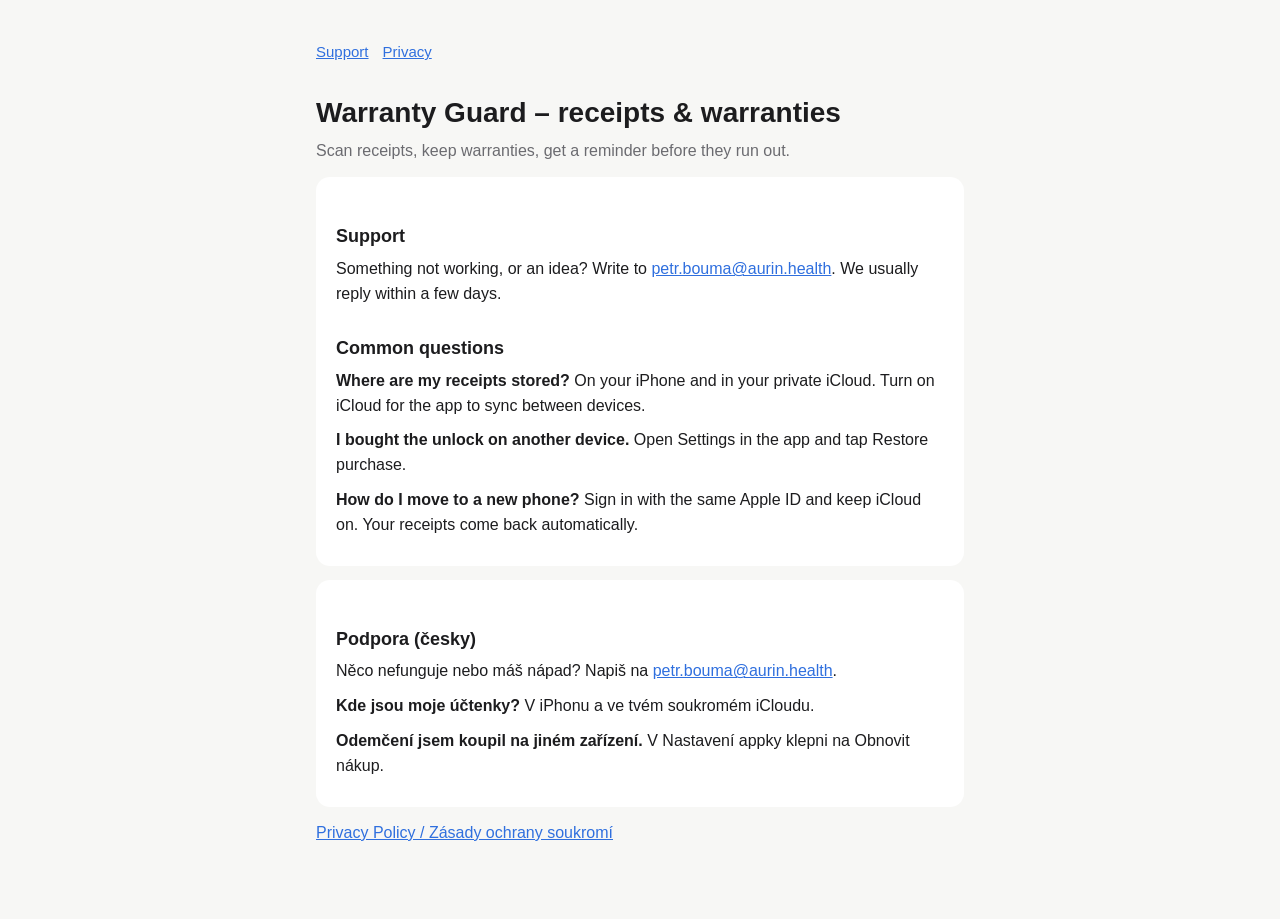
<file: AppStore/site/index.html>
<!doctype html><html lang="en"><head><meta charset="utf-8"><meta name="viewport" content="width=device-width,initial-scale=1"><title>Warranty Guard Support</title><link rel="stylesheet" href="style.css"></head><body><main>
<nav><a href="index.html">Support</a><a href="privacy.html">Privacy</a></nav>
<h1>Warranty Guard – receipts &amp; warranties</h1><p class="muted">Scan receipts, keep warranties, get a reminder before they run out.</p>
<div class="card"><h2>Support</h2><p>Something not working, or an idea? Write to <a href="mailto:petr.bouma@aurin.health">petr.bouma@aurin.health</a>. We usually reply within a few days.</p>
<h2>Common questions</h2><p><b>Where are my receipts stored?</b> On your iPhone and in your private iCloud. Turn on iCloud for the app to sync between devices.</p>
<p><b>I bought the unlock on another device.</b> Open Settings in the app and tap Restore purchase.</p>
<p><b>How do I move to a new phone?</b> Sign in with the same Apple ID and keep iCloud on. Your receipts come back automatically.</p></div>
<div class="card"><h2>Podpora (česky)</h2><p>Něco nefunguje nebo máš nápad? Napiš na <a href="mailto:petr.bouma@aurin.health">petr.bouma@aurin.health</a>.</p>
<p><b>Kde jsou moje účtenky?</b> V iPhonu a ve tvém soukromém iCloudu.</p><p><b>Odemčení jsem koupil na jiném zařízení.</b> V Nastavení appky klepni na Obnovit nákup.</p></div>
<p class="muted"><a href="privacy.html">Privacy Policy / Zásady ochrany soukromí</a></p>
</main></body></html>
</file>
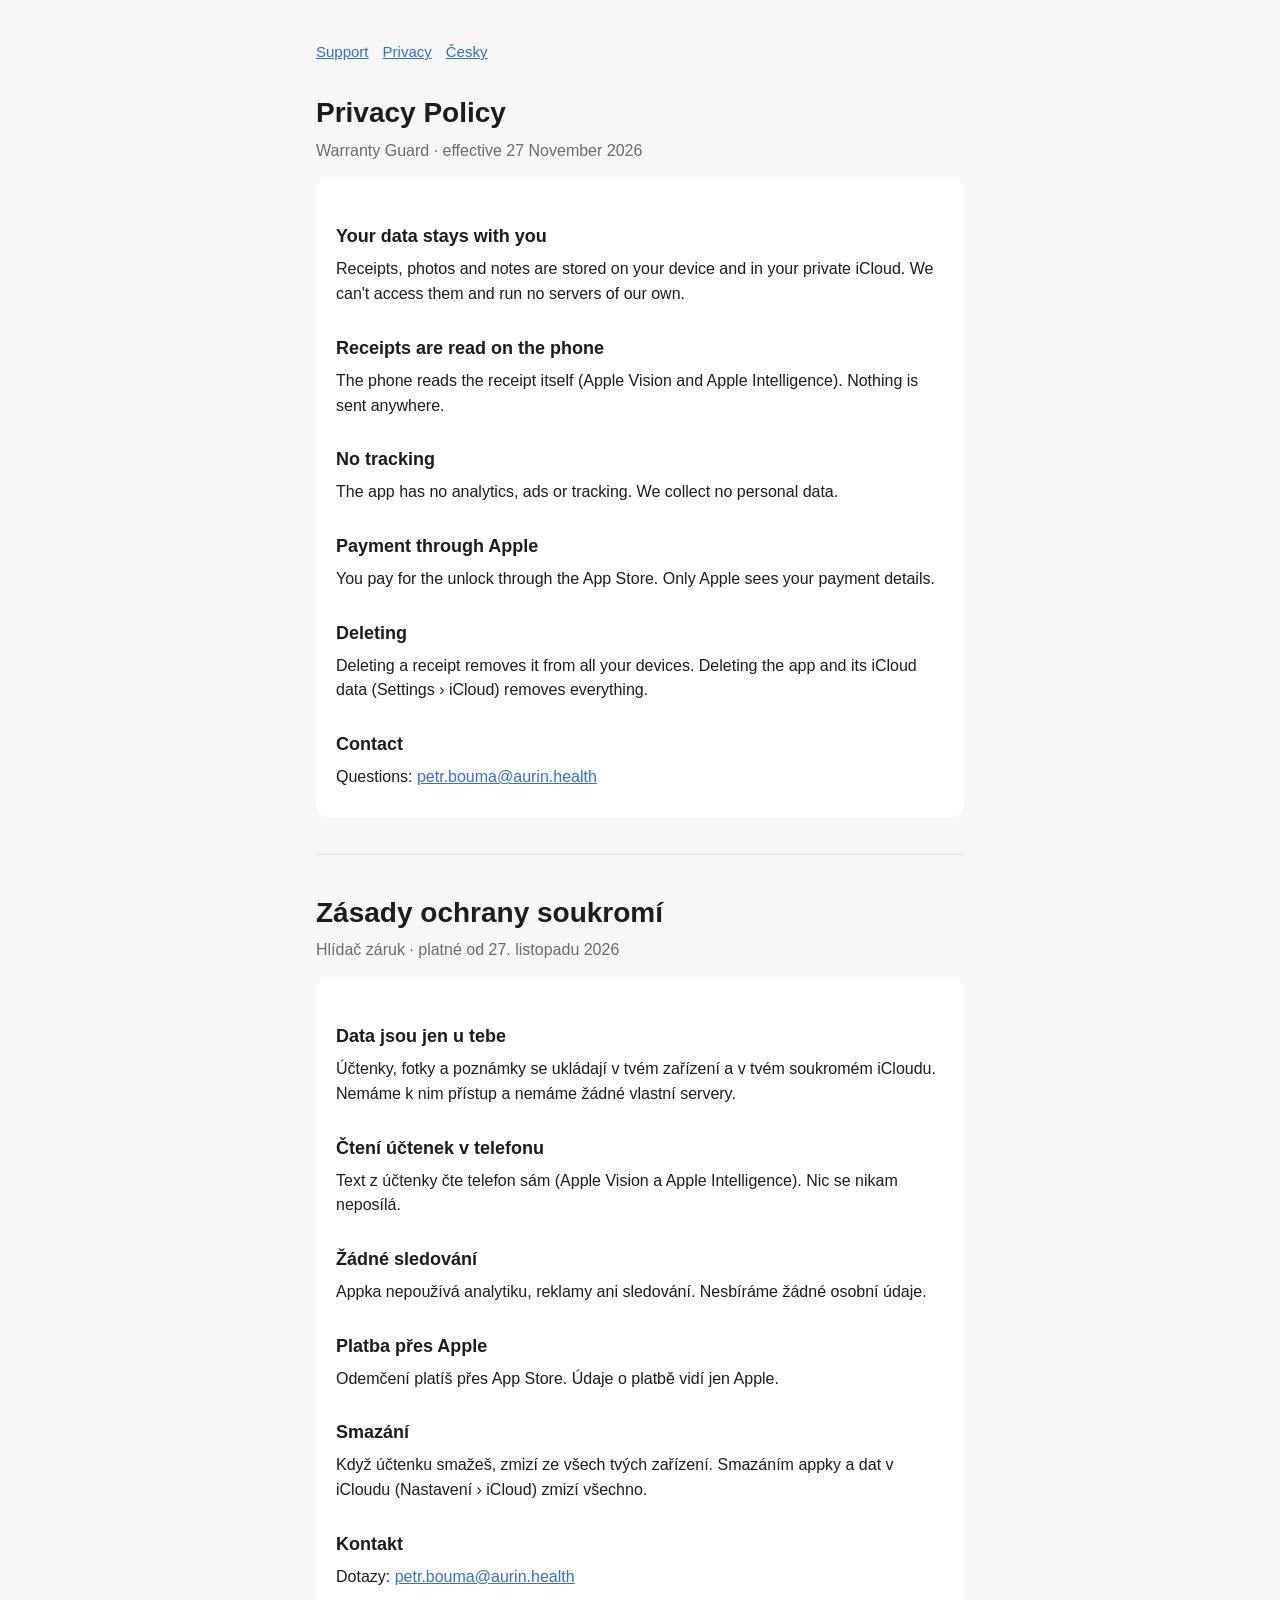
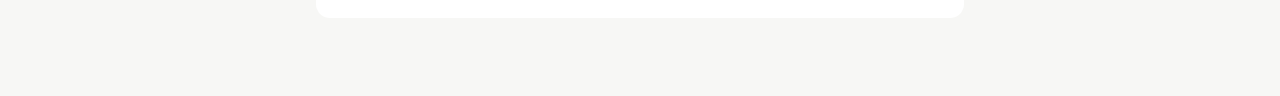
<file: AppStore/site/privacy.html>
<!doctype html><html lang="en"><head><meta charset="utf-8"><meta name="viewport" content="width=device-width,initial-scale=1"><title>Privacy Policy – Warranty Guard</title><link rel="stylesheet" href="style.css"></head><body><main>
<nav><a href="index.html">Support</a><a href="privacy.html">Privacy</a><a href="#cs">Česky</a></nav>
<h1>Privacy Policy</h1><p class="muted">Warranty Guard · effective 27 November 2026</p>
<div class="card"><h2>Your data stays with you</h2><p>Receipts, photos and notes are stored on your device and in your private iCloud. We can't access them and run no servers of our own.</p>
<h2>Receipts are read on the phone</h2><p>The phone reads the receipt itself (Apple Vision and Apple Intelligence). Nothing is sent anywhere.</p>
<h2>No tracking</h2><p>The app has no analytics, ads or tracking. We collect no personal data.</p>
<h2>Payment through Apple</h2><p>You pay for the unlock through the App Store. Only Apple sees your payment details.</p>
<h2>Deleting</h2><p>Deleting a receipt removes it from all your devices. Deleting the app and its iCloud data (Settings › iCloud) removes everything.</p>
<h2>Contact</h2><p>Questions: <a href="mailto:petr.bouma@aurin.health">petr.bouma@aurin.health</a></p></div>
<hr id="cs">
<h1>Zásady ochrany soukromí</h1><p class="muted">Hlídač záruk · platné od 27. listopadu 2026</p>
<div class="card"><h2>Data jsou jen u tebe</h2><p>Účtenky, fotky a poznámky se ukládají v tvém zařízení a v tvém soukromém iCloudu. Nemáme k nim přístup a nemáme žádné vlastní servery.</p>
<h2>Čtení účtenek v telefonu</h2><p>Text z účtenky čte telefon sám (Apple Vision a Apple Intelligence). Nic se nikam neposílá.</p>
<h2>Žádné sledování</h2><p>Appka nepoužívá analytiku, reklamy ani sledování. Nesbíráme žádné osobní údaje.</p>
<h2>Platba přes Apple</h2><p>Odemčení platíš přes App Store. Údaje o platbě vidí jen Apple.</p>
<h2>Smazání</h2><p>Když účtenku smažeš, zmizí ze všech tvých zařízení. Smazáním appky a dat v iCloudu (Nastavení › iCloud) zmizí všechno.</p>
<h2>Kontakt</h2><p>Dotazy: <a href="mailto:petr.bouma@aurin.health">petr.bouma@aurin.health</a></p></div>
</main></body></html>
</file>
<file: AppStore/site/style.css>
:root{--bg:#f7f7f5;--fg:#1c1c1e;--muted:#6b6b70;--card:#fff;--accent:#2f6fde}
@media (prefers-color-scheme:dark){:root{--bg:#111113;--fg:#f2f2f4;--muted:#a0a0a8;--card:#1c1c1f;--accent:#6d9cff}}
*{box-sizing:border-box}body{margin:0;background:var(--bg);color:var(--fg);font:16px/1.55 -apple-system,BlinkMacSystemFont,"Segoe UI",Roboto,sans-serif}
main{max-width:680px;margin:0 auto;padding:40px 16px 64px}h1{font-size:28px;margin:0 0 4px}h2{font-size:18px;margin:28px 0 6px}
p{margin:0 0 10px}.muted{color:var(--muted)}a{color:var(--accent)}nav{margin:0 0 28px;font-size:15px}nav a{margin-right:14px}
.card{background:var(--card);border-radius:14px;padding:18px 20px;margin:14px 0}hr{border:0;border-top:1px solid #8883;margin:36px 0}
</file>
